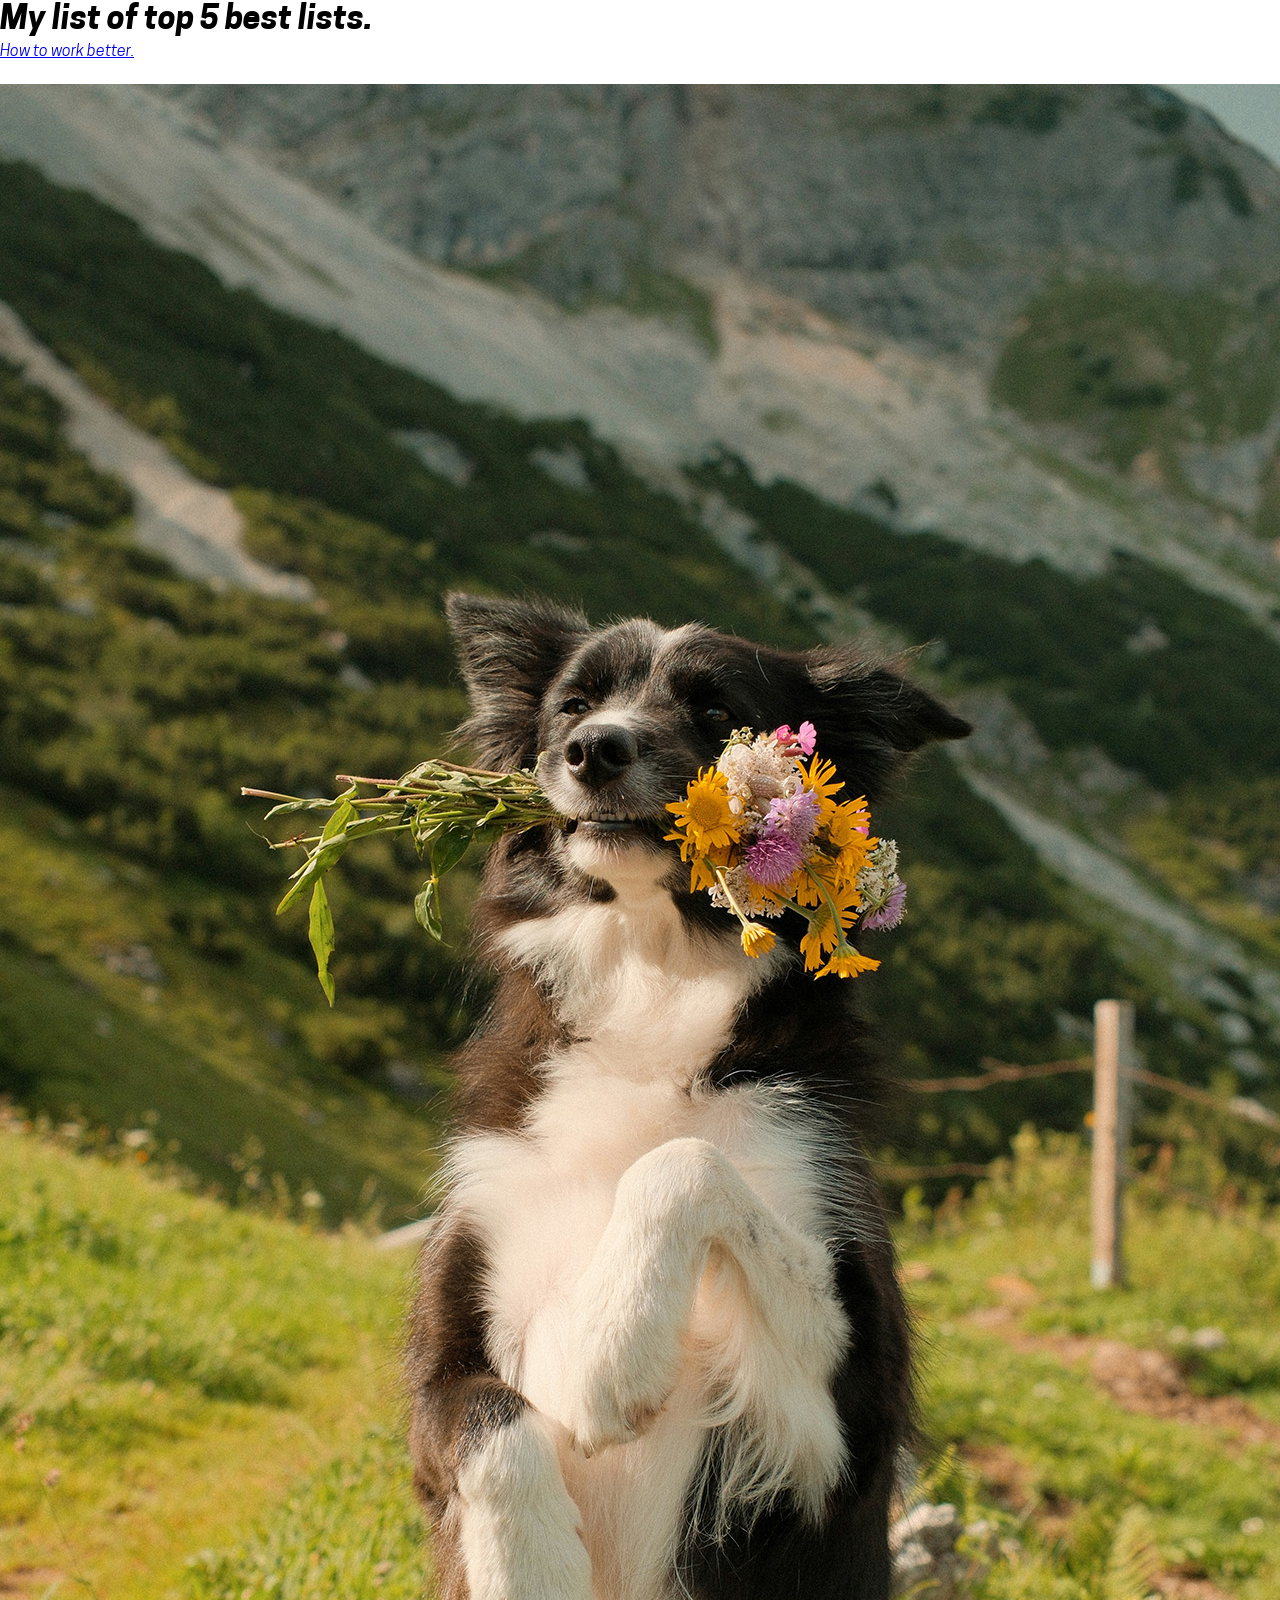
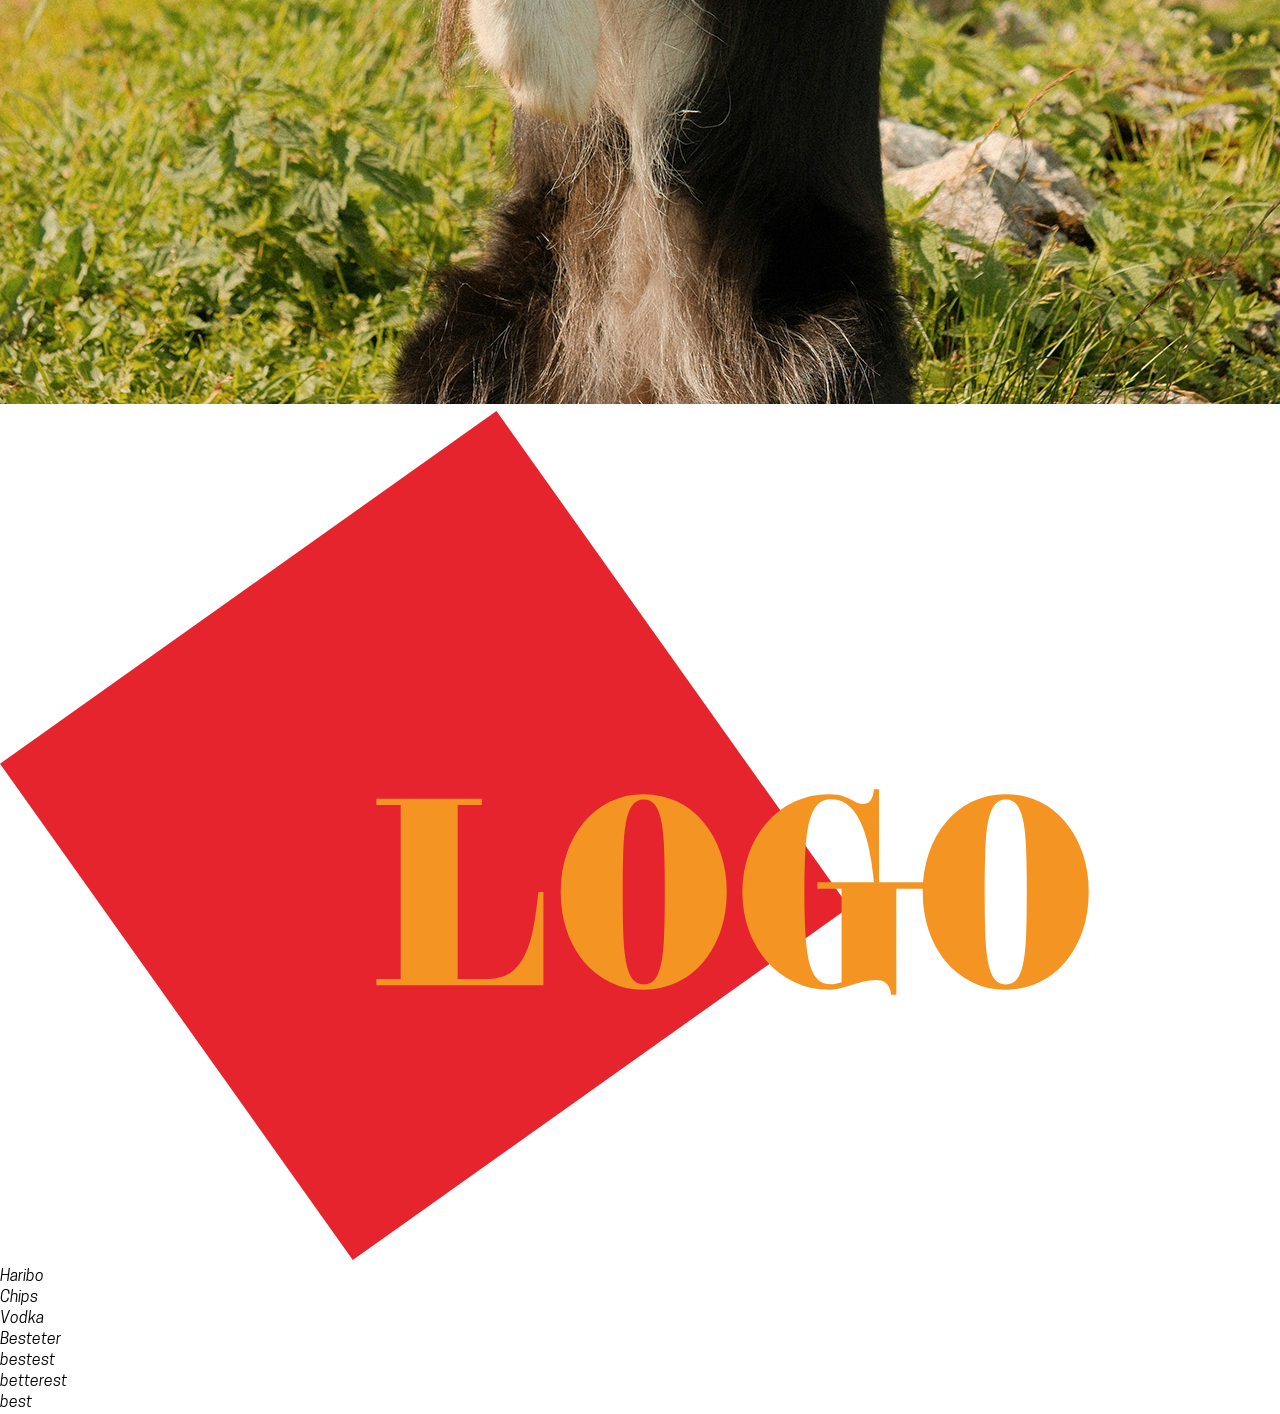
<file: index.html>
<!DOCTYPE html>
<html lang="en">
<head>
	<meta charset="UTF-8">
	<meta name="viewport" content="width=device-width, initial-scale=1.0">
	<title>My list of top 5 best lists.</title>
	
	<link rel="stylesheet" href="style.css">

	<link rel="stylesheet" href="cooper-font/cooper-font.css">
	<style>
		body{ font-family: "cooper-font", sans-serif; }
	</style>


</head>
<body>
	<h1>My list of top 5 best lists.</h1>

	<ul>
		<li>
			<a href="how-to-work-better.html">
				How to work better.
			</a>
		</li>
		<li>
			<a href="price-liste.html"></a>
		</li>
	</ul>

	<img src="dogo.jpg" alt="">
	<img src="LOGO.svg" alt="">




		<ul>
			<li>Haribo</li>
			<li>Chips</li>
			<li>Vodka</li>
		</ul>

		<ol>
			<li>Besteter
			<li>bestest</li>
		 	<li>betterest</li>
			<li>best</li>

			
		</ol>
	
</body>
</html>
</file>
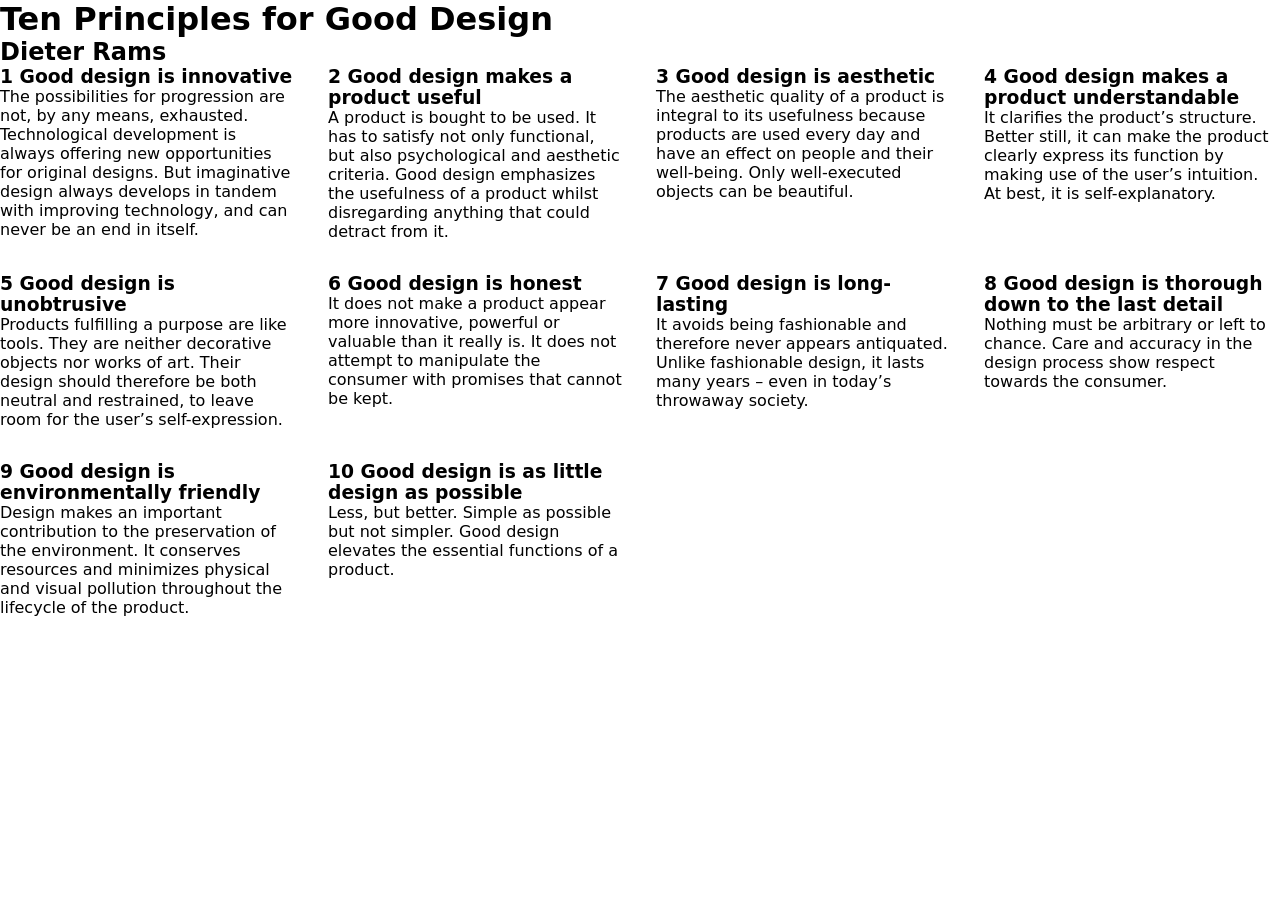
<file: dix-principes.html>
<!DOCTYPE html>
<html lang="en">
<head>
	<meta charset="UTF-8">
	<meta name="viewport" content="width=device-width, initial-scale=1.0">
	<title>Document</title>
<link rel="stylesheet" href="style.css">


</head>
<body>

	<h1>Ten Principles for Good Design </h1>
	<h2>Dieter Rams</h2>

	<div class="grid-boxes">

		<article>
			<h3>1	Good design is innovative </h3>
			<p>The possibilities for progression are not, by any means, exhausted. Technological development is always offering new opportunities for original designs. But imaginative design always develops in tandem with improving technology, and can never be an end in itself.</p>
		</article>

		<article>
			<h3>2	Good design makes a product useful </h3>
			<p>A product is bought to be used. It has to satisfy not only functional, but also psychological and aesthetic criteria. Good design emphasizes the usefulness of a product whilst disregarding anything that could detract from it.</p>
		</article>

		<article>
			<h3>3	Good design is aesthetic </h3>
			<p>The aesthetic quality of a product is integral to its usefulness because products are used every day and have an effect on people and their well-being. Only well-executed objects can be beautiful.</p>
		</article>

		<article>
			<h3>4	Good design makes a product understandable </h3>
			<p>It clarifies the product’s structure. Better still, it can make the product clearly express its function by making use of the user’s intuition. At best, it is self-explanatory.</p>
		</article>

		<article>
			<h3>5	Good design is unobtrusive </h3>
			<p>Products fulfilling a purpose are like tools. They are neither decorative objects nor works of art. Their design should therefore be both neutral and restrained, to leave room for the user’s self-expression.</p>
		</article>

		<article>
			<h3>6	Good design is honest </h3>
			<p>It does not make a product appear more innovative, powerful or valuable than it really is. It does not attempt to manipulate the consumer with promises that cannot be kept.</p>
		</article>

		<article>
			<h3>7	Good design is long-lasting </h3>
			<p>It avoids being fashionable and therefore never appears antiquated. Unlike fashionable design, it lasts many years – even in today’s throwaway society.</p>
		</article>

		<article>
			<h3>8	Good design is thorough down to the last detail </h3>
			<p>Nothing must be arbitrary or left to chance. Care and accuracy in the design process show respect towards the consumer.</p>
		</article>

		<article>
			<h3>9	Good design is environmentally friendly </h3>
			<p>Design makes an important contribution to the preservation of the environment. It conserves resources and minimizes physical and visual pollution throughout the lifecycle of the product.</p>
		</article>

		<article>
			<h3>10	Good design is as little design as possible </h3>
			<p>Less, but better. Simple as possible but not simpler. Good design elevates the essential functions of a product.</p>
		</article>


	</div>

<!-- 
	






























-->



	
</body>
</html>
</file>
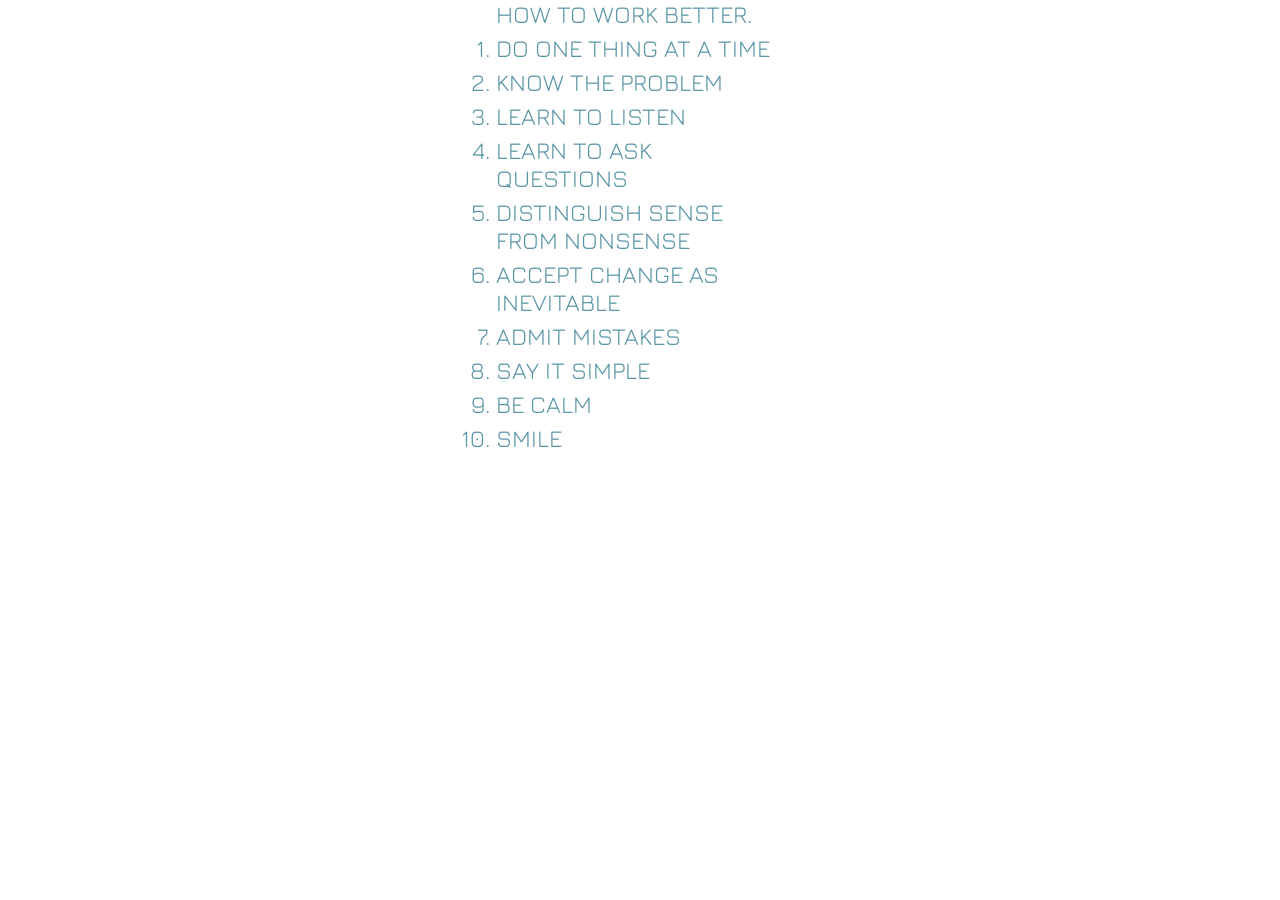
<file: how-to-work-better.html>
<!DOCTYPE html>
<html lang="en">
<head>
	<meta charset="UTF-8">
	<meta name="viewport" content="width=device-width, initial-scale=1.0">
	<title>How to work better.</title>
	<link rel="stylesheet" href="style.css">


	<link rel="preconnect" href="https://fonts.googleapis.com">
	<link rel="preconnect" href="https://fonts.gstatic.com" crossorigin>
	<link href="https://fonts.googleapis.com/css2?family=Jura:wght@300..700&display=swap" rel="stylesheet">
	<style>
	body{
		 font-family: "Jura", sans-serif;
		text-transform: uppercase;

		max-width: 18rem;
		margin: auto;

		color: hsl(193,30%,50%);
		background:linear-gradient(#EFF,95%#CDD);
	}
	h1, li {
		font-size: 1.5rem;
		font-weight: 400;
		margin-bottom: 0.25em;
		}
	
</style>


</head>
<body>

	<h1>How to work better.</h1>

	<ol>
		<li>Do one thing at a time</li>
		<li>Know the problem</li>
		<li>Learn to listen</li>
		<li>Learn to ask questions</li>
		<li>Distinguish sense from nonsense</li>
		<li>Accept change as inevitable</li>
		<li>Admit mistakes</li>
		<li>Say it simple</li>
		<li>Be calm</li>
		<li>Smile</li>
	</ol>

	

	
</body>
</html>
</file>
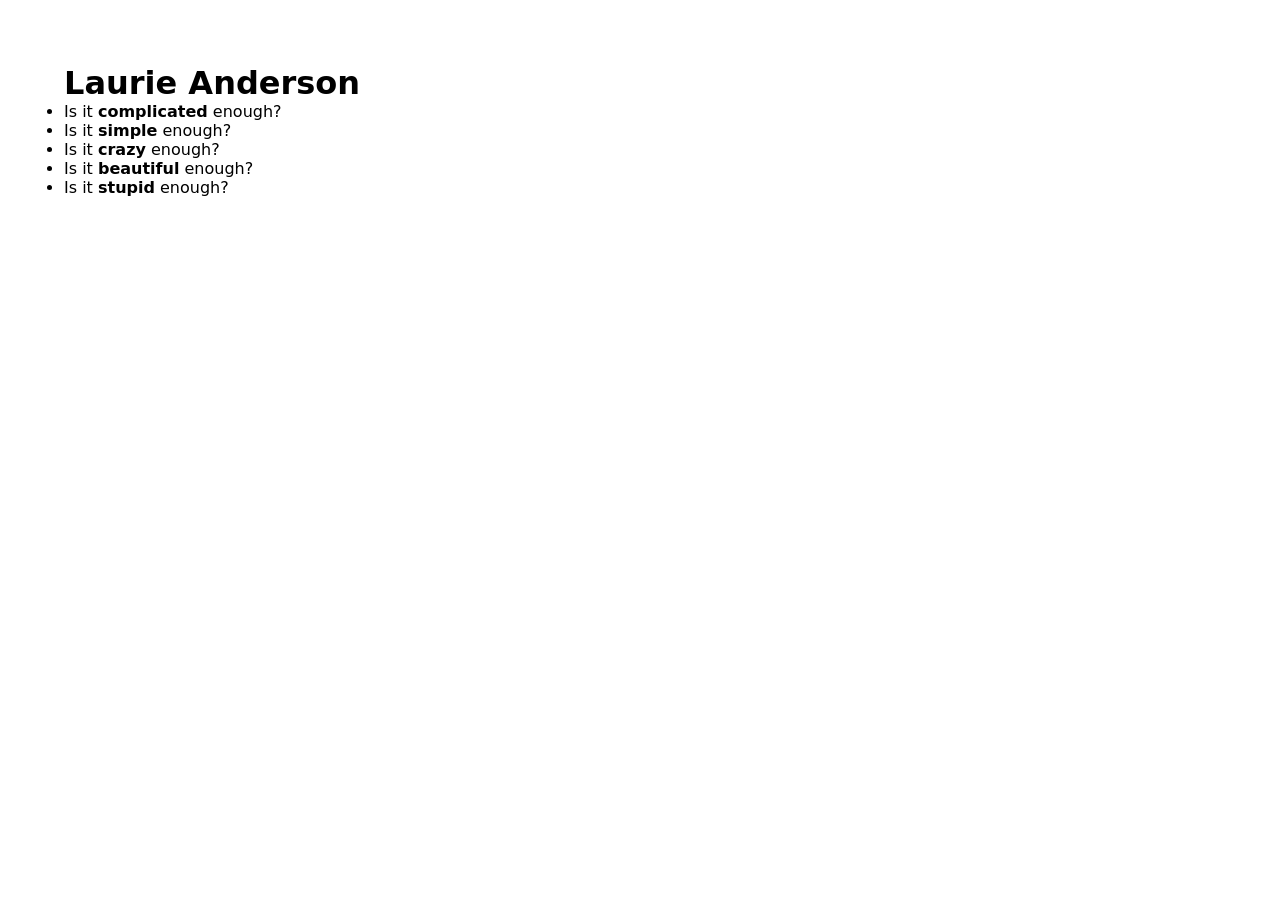
<file: is-it-enough.html>
<!DOCTYPE html>
<html lang="en">
<head>
	<meta charset="UTF-8">
	<meta name="viewport" content="width=device-width, initial-scale=1.0">
	<title>Document</title>
	<link rel="stylesheet" href="style.css">
	<style>
		body{ margin: 4rem;}
	</style>
</head>
<body>

	<h1>Laurie Anderson</h1>

<ul>
	<li>Is it 	<b>complicated</b> 	enough? </li>
	<li>Is it 	<b>simple</b> 		enough? </li>
	<li>Is it 	<b>crazy</b> 		enough? </li>
	<li>Is it 	<b>beautiful</b> 	enough?</li>
	<li>Is it 	<b>stupid</b> 		enough?</li>

</ul>









 


	
</body>
</html>
</file>
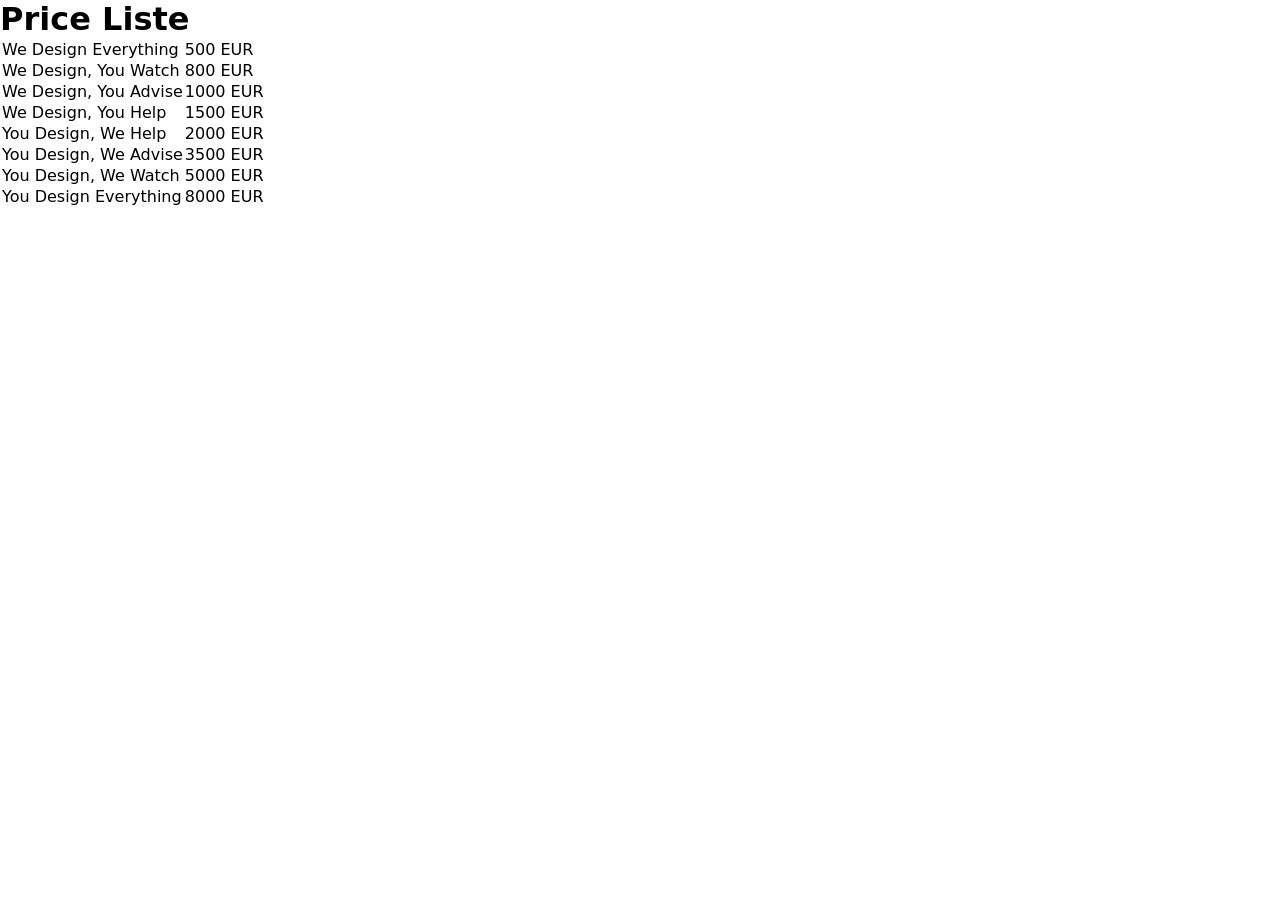
<file: price-liste.html>
<!DOCTYPE html>
<html lang="en">
<head>
	<meta charset="UTF-8">
	<meta name="viewport" content="width=device-width, initial-scale=1.0">
	<title>Price Liste</title>
</head>
<link rel="stylesheet" href="style.css">
<body>
	<h1>Price Liste</h1> <table>
		<tr>
			<td>We Design Everything</td>
			<td>500 EUR</td>
		</tr>
		<tr>
			<td>We Design, You Watch</td>
			<td>800 EUR</td>
		</tr>
		<tr>
			<td>We Design, You Advise</td>
			<td>1000 EUR</td>
		</tr>
		<tr>
			<td>We Design, You Help</td>
			<td>1500 EUR</td>
		</tr>
		<tr>
			<td>You Design, We Help</td>
			<td>2000 EUR</td>
		</tr>
		<tr>
			<td>You Design, We Advise</td>
			<td>3500 EUR</td>
		</tr>
		<tr>
			<td>You Design, We Watch</td>
			<td>5000 EUR</td>
		</tr>
		<tr>
			<td>You Design Everything</td>
			<td>8000 EUR</td>
		</tr>
	</table>

	






















	
</body>
</html>
</file>
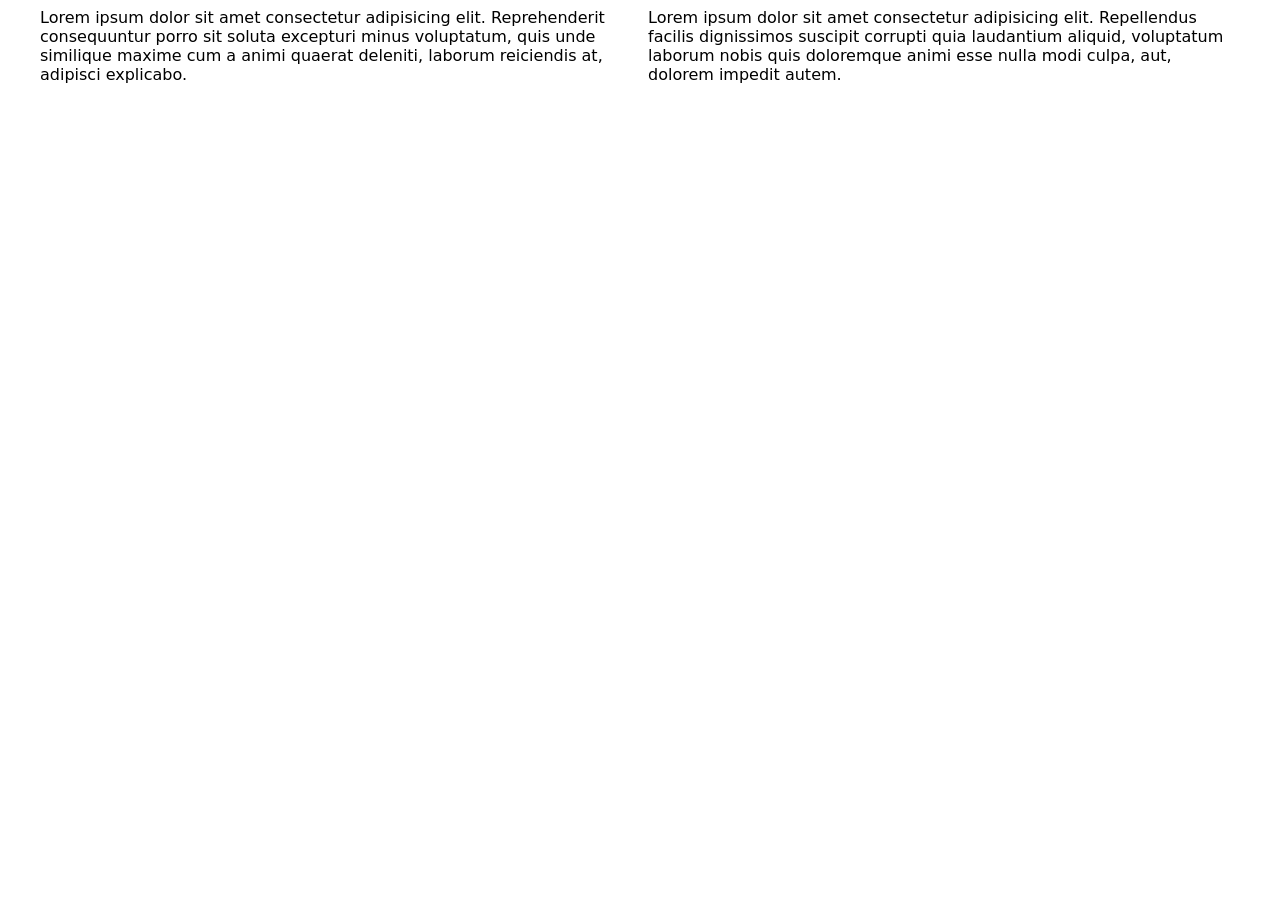
<file: responsive-essai.html>
<!DOCTYPE html>
<html lang="en">
<head>
	<meta charset="UTF-8">
	<meta name="viewport" content="width=device-width, initial-scale=1.0">
	<title>Document</title>

<style>
	body { font-family: system-ui;}

		.row {display: flex; gap: 1rem;}
		.row > * { flex: 1;}
		.row { max-width: 1200px; margin: auto;}

		/* version mobile */
		@media (max-width: 640px){
			.row { flex-direction: column;}
		}
		

	

	/* version desktop */
	/* @media (min-width: 640px){
		.row {display: flex; gap: 1rem;}
		.row > * { flex: 1;}
	} */

	/* @media (min-width:666px) {
		body { background: pink;}
	}
	@media (max-width: 500px){
		body { color: magenta; }
	} */

</style>

</head>
<body>

	<div class="row">
		<div>Lorem ipsum dolor sit amet consectetur adipisicing elit. Reprehenderit consequuntur porro sit soluta excepturi minus voluptatum, quis unde similique maxime cum a animi quaerat deleniti, laborum reiciendis at, adipisci explicabo.</div>
		<div>Lorem ipsum dolor sit amet consectetur adipisicing elit. Repellendus facilis dignissimos suscipit corrupti quia laudantium aliquid, voluptatum laborum nobis quis doloremque animi esse nulla modi culpa, aut, dolorem impedit autem.</div>
	</div>

	
</body>
</html>
</file>
<file: style.css>
/*reset*/
*{
	margin: 0; padding: 0;
}

/*typo*/

body{
	font-family: system-ui, -apple-system, BlinkMacSystemFont, 'Segoe UI', Roboto, Oxygen, Ubuntu, Cantarell, 'Open Sans', 'Helvetica Neue', sans-serif
}


img {max-width: 100%}



/* grid-boxes YAY */
.grid-boxes{
	display: grid;
	grid-template-columns: 
		repeat(
			auto-fill,
			minmax(
				min(15rem,100%), 1fr
			)
		)
	;
	grid-template-rows: 1fr;
	gap: 2rem
}
</file>
<file: cooper-font/cooper-font.css>
@font-face{ font-family: "cooper-font"; font-weight: 200; font-sytle: normal; src:url("CooperHewitt-Thin.woff");}
@font-face{ font-family: "cooper-font"; font-weight: 200; font-sytle: italic; src:url("CooperHewitt-ThinItalic.woff");}

@font-face{ font-family: "cooper-font"; font-weight: 300; font-sytle: normal; src:url("CooperHewitt-Light.woff");}
@font-face{ font-family: "cooper-font"; font-weight: 300; font-sytle: italic; src:url("CooperHewitt-LightItalic.woff");}

@font-face{ font-family: "cooper-font"; font-weight: 400; font-sytle: normal; src:url("CooperHewitt-Book.woff");}
@font-face{ font-family: "cooper-font"; font-weight: 400; font-sytle: italic; src:url("CooperHewitt-BookItalic.woff");}

@font-face{ font-family: "cooper-font"; font-weight: 500; font-sytle: normal; src:url("CooperHewitt-Medium.woff");}
@font-face{ font-family: "cooper-font"; font-weight: 500; font-sytle: italic; src:url("CooperHewitt-MediumItalic.woff");}

@font-face{ font-family: "cooper-font"; font-weight: 600; font-sytle: normal; src:url("CooperHewitt-Semibold.woff");}
@font-face{ font-family: "cooper-font"; font-weight: 600; font-sytle: italic; src:url("CooperHewitt-SemiboldItalic.woff");}

@font-face{ font-family: "cooper-font"; font-weight: 700; font-sytle: normal; src:url("CooperHewitt-Bold.woff");}
@font-face{ font-family: "cooper-font"; font-weight: 700; font-sytle: italic; src:url("CooperHewitt-BoldItalic.woff");}

@font-face{ font-family: "cooper-font"; font-weight: 800; font-sytle: normal; src:url("CooperHewitt-Heavy.woff");}
@font-face{ font-family: "cooper-font"; font-weight: 800; font-sytle: italic; src:url("CooperHewitt-HeavyItalic.woff");}
</file>
